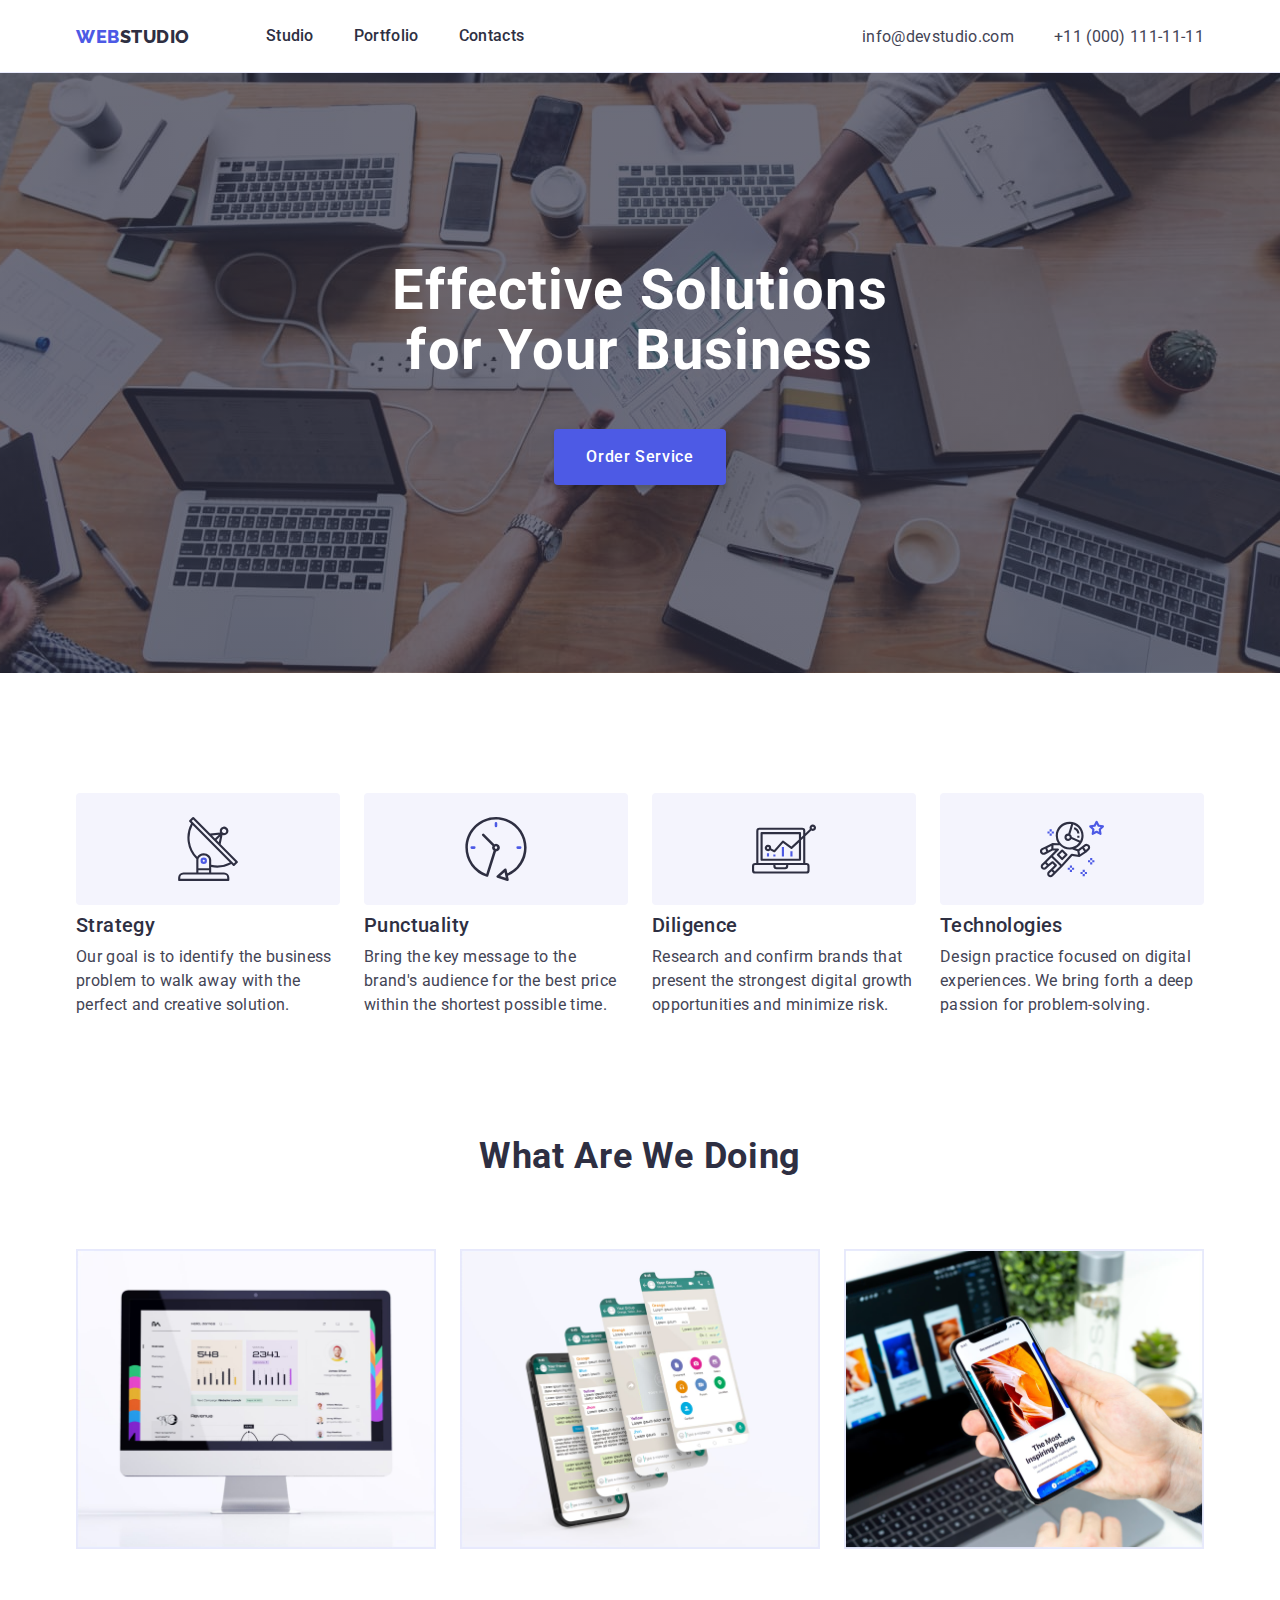
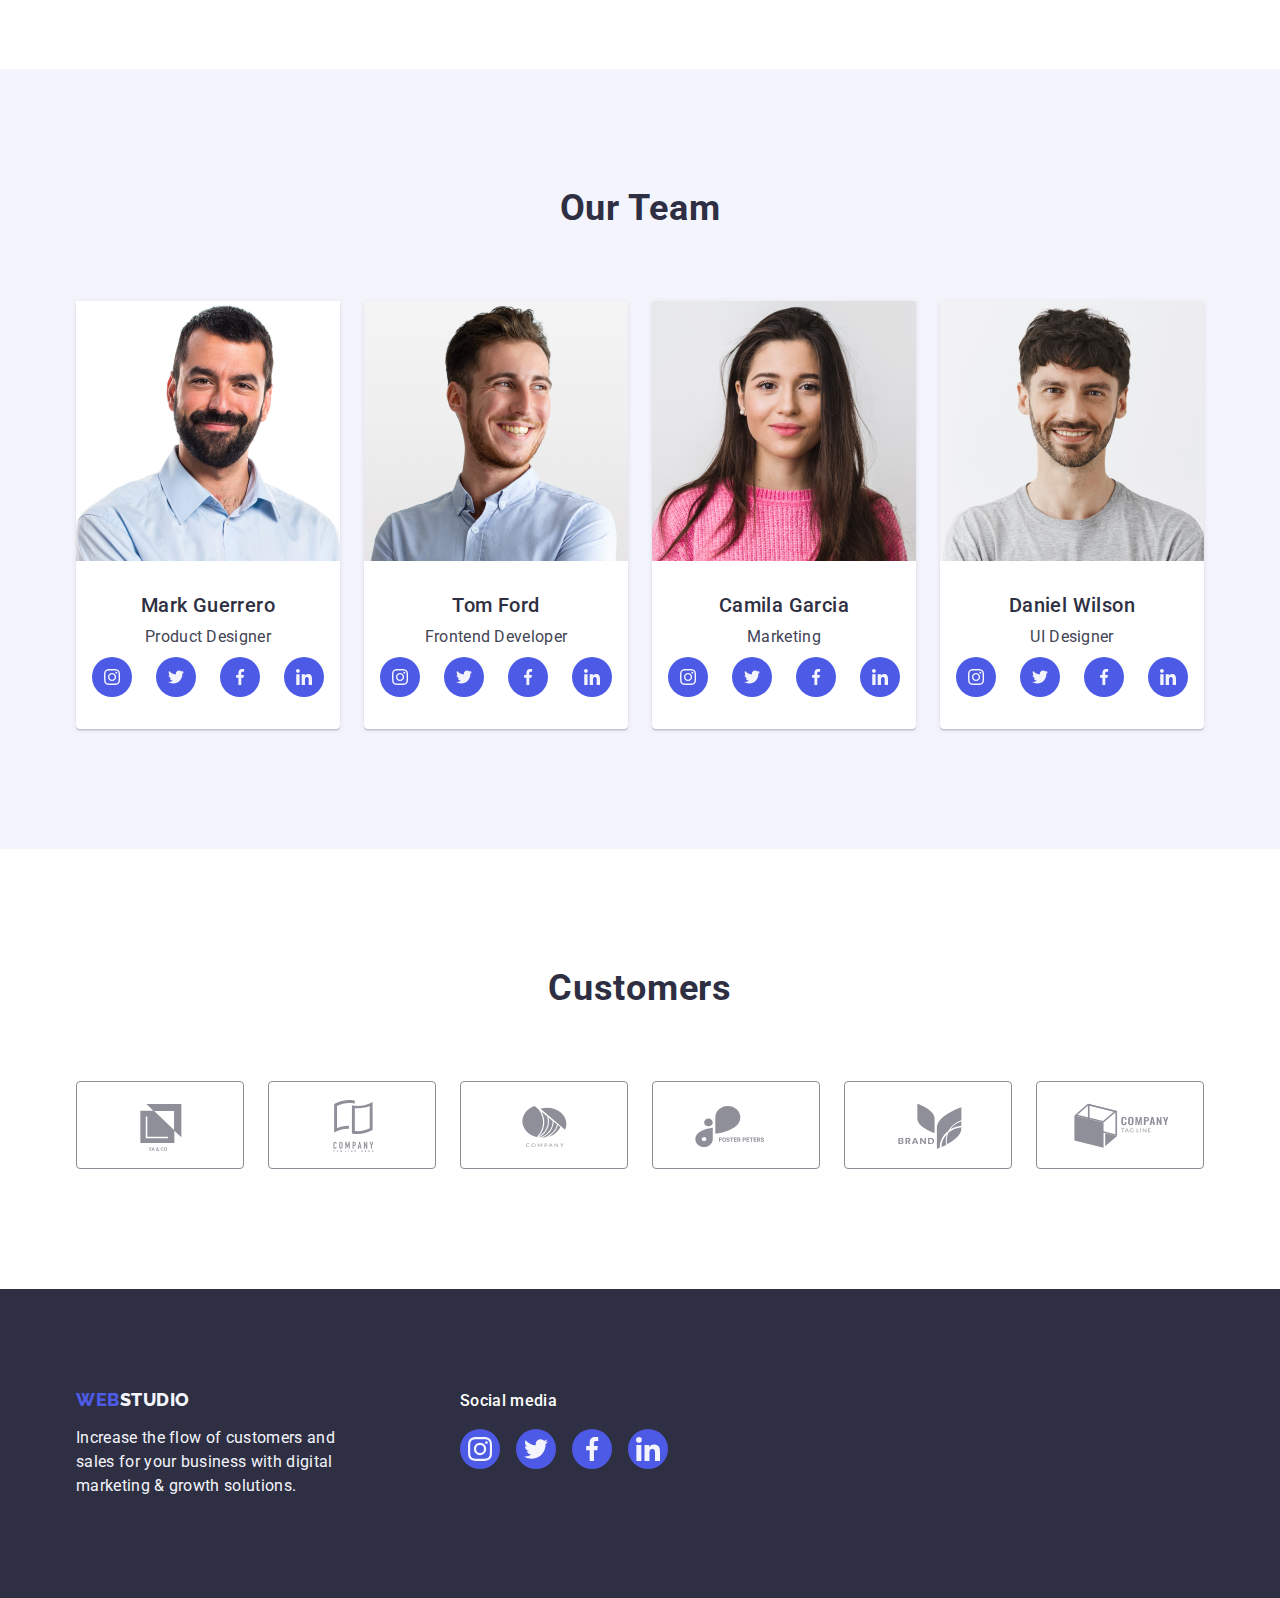
<file: index.html>
<!DOCTYPE html>
<html lang="en">
  <head>
    <meta charset="UTF-8" />
    <meta http-equiv="X-UA-Compatible" content="IE=edge" />
    <meta name="viewport" content="width=device-width, initial-scale=1.0" />
    <title>Web Studio</title>

    <!-- Modern normalize -->
    <link
      href="
https://cdn.jsdelivr.net/npm/modern-normalize@1.1.0/modern-normalize.min.css"
      rel="stylesheet"
    />

    <!-- Fonts -->
    <link rel="preconnect" href="https://fonts.googleapis.com" />
    <link rel="preconnect" href="https://fonts.gstatic.com" crossorigin />
    <link
      href="https://fonts.googleapis.com/css2?family=Raleway:wght@800&family=Roboto:wght@400;500;700&display=swap"
      rel="stylesheet"
    />

    <!-- CSS Styles -->
    <link rel="stylesheet" href="./css/styles.css" />
  </head>
  <body>
    <header class="header">
      <div class="container header-container">
        <nav class="nav">
          <a href="./index.html" class="logo link"
            >Web<span class="logo-light-theme">Studio</span></a
          >
          <ul class="list menu">
            <li class="menu-item">
              <a href="./index.html" class="menu-link link">Studio</a>
            </li>
            <li class="menu-item">
              <a href="./portfolio.html" class="menu-link link">Portfolio</a>
            </li>
            <li class="menu-item">
              <a href="" class="menu-link link">Contacts</a>
            </li>
          </ul>
        </nav>

        <address class="address">
          <ul class="list">
            <li class="contact-item">
              <a href="mailto:info@devstudio.com" class="contact-link link"
                >info@devstudio.com</a
              >
            </li>
            <li class="contact-item">
              <a href="tel:+110001111111" class="contact-link link"
                >+11 (000) 111-11-11</a
              >
            </li>
          </ul>
        </address>
      </div>
    </header>

    <main>
      <!-- Hero -->
      <section class="hero-section section">
        <div class="container">
          <h1 class="hero-text">Effective Solutions for Your Business</h1>
          <button type="button" class="order-btn btn">Order Service</button>
        </div>
      </section>

      <!-- Advantages -->
      <section class="section">
        <div class="container">
          <h2 class="visually-hidden section-name">Advantages</h2>

          <ul class="list advantages-list">
            <li class="grid">
              <div class="advantages-icon-container">
                <svg class="advantages-icon" width="64" height="64">
                  <use href="./images/icon.svg#icon-antenna"></use>
                </svg>
              </div>
              <h3 class="list-item-title">Strategy</h3>
              <p class="list-item-dscr">
                Our goal is to identify the business problem to walk away with
                the perfect and creative solution.
              </p>
            </li>

            <li class="grid">
              <div class="advantages-icon-container">
                <svg class="advantages-icon" width="64" height="64">
                  <use href="./images/icon.svg#icon-clock"></use>
                </svg>
              </div>
              <h3 class="list-item-title">Punctuality</h3>
              <p class="list-item-dscr">
                Bring the key message to the brand's audience for the best price
                within the shortest possible time.
              </p>
            </li>

            <li class="grid">
              <div class="advantages-icon-container">
                <svg class="advantages-icon" width="64" height="64">
                  <use href="./images/icon.svg#icon-diagram"></use>
                </svg>
              </div>
              <h3 class="list-item-title">Diligence</h3>
              <p class="list-item-dscr">
                Research and confirm brands that present the strongest digital
                growth opportunities and minimize risk.
              </p>
            </li>

            <li class="grid">
              <div class="advantages-icon-container">
                <svg class="advantages-icon" width="64" height="64">
                  <use href="./images/icon.svg#icon-astronaut"></use>
                </svg>
              </div>
              <h3 class="list-item-title">Technologies</h3>
              <p class="list-item-dscr">
                Design practice focused on digital experiences. We bring forth a
                deep passion for problem-solving.
              </p>
            </li>
          </ul>
        </div>
      </section>

      <!-- What are we doing -->
      <section class="section what-are-we-doing-section">
        <div class="container">
          <h2 class="section-name">What are we doing</h2>

          <ul class="list">
            <li class="grid">
              <img
                class="what-are-we-doing-img"
                src="./images/what-are-we-doing/img1.jpg"
                alt="Web page on a computer"
                width="360"
                height="300"
              />
            </li>

            <li class="grid">
              <img
                class="what-are-we-doing-img"
                src="./images/what-are-we-doing/img2.jpg"
                alt="Messenger on the smartphone"
                width="360"
                height="300"
              />
            </li>

            <li class="grid">
              <img
                class="what-are-we-doing-img"
                src="./images/what-are-we-doing/img3.jpg"
                alt="The hand holds the phone."
                width="360"
                height="300"
              />
            </li>
          </ul>
        </div>
      </section>

      <!-- Our Team -->
      <section class="team-section section">
        <div class="container">
          <h2 class="section-name">Our Team</h2>

          <ul class="list">
            <li class="team-card grid">
              <img
                src="./images/team/mark-guerrero.jpg"
                alt="Mark Guerrero"
                width="264"
                height="260"
              />
              <div class="card-text">
                <h3 class="list-item-title">Mark Guerrero</h3>
                <p class="job-title">Product Designer</p>
                <ul class="media-list list">
                  <li class="media-container">
                    <a
                      class="media-link"
                      href="https://www.instagram.com"
                      target="_blank"
                      rel="noreferrer noopener"
                    >
                      <svg class="media-icon" width="16" height="16">
                        <use href="./images/icon.svg#icon-instagram"></use>
                      </svg>
                    </a>
                  </li>
                  <li class="media-container">
                    <a
                      class="media-link"
                      href="https://twitter.com"
                      target="_blank"
                      rel="noreferrer noopener"
                    >
                      <svg class="media-icon" width="16" height="16">
                        <use href="./images/icon.svg#icon-twitter"></use>
                      </svg>
                    </a>
                  </li>
                  <li class="media-container">
                    <a
                      class="media-link"
                      href="https://www.facebook.com"
                      target="_blank"
                      rel="noreferrer noopener"
                    >
                      <svg class="media-icon" width="16" height="16">
                        <use href="./images/icon.svg#icon-facebook"></use>
                      </svg>
                    </a>
                  </li>
                  <li class="media-container">
                    <a
                      class="media-link"
                      href="https://www.linkedin.com"
                      target="_blank"
                      rel="noreferrer noopener"
                    >
                      <svg class="media-icon" width="16" height="16">
                        <use href="./images/icon.svg#icon-linkedin"></use>
                      </svg>
                    </a>
                  </li>
                </ul>
              </div>
            </li>

            <li class="team-card grid">
              <img
                src="./images/team/tom-ford.jpg"
                alt="Tom Ford"
                width="264"
                height="260"
              />
              <div class="card-text">
                <h3 class="list-item-title">Tom Ford</h3>
                <p class="job-title">Frontend Developer</p>
                <ul class="media-list list">
                  <li class="media-container">
                    <a
                      class="media-link"
                      href="https://www.instagram.com"
                      target="_blank"
                      rel="noreferrer noopener"
                    >
                      <svg class="media-icon" width="16" height="16">
                        <use href="./images/icon.svg#icon-instagram"></use>
                      </svg>
                    </a>
                  </li>
                  <li class="media-container">
                    <a
                      class="media-link"
                      href="https://twitter.com"
                      target="_blank"
                      rel="noreferrer noopener"
                    >
                      <svg class="media-icon" width="16" height="16">
                        <use href="./images/icon.svg#icon-twitter"></use>
                      </svg>
                    </a>
                  </li>
                  <li class="media-container">
                    <a
                      class="media-link"
                      href="https://www.facebook.com"
                      target="_blank"
                      rel="noreferrer noopener"
                    >
                      <svg class="media-icon" width="16" height="16">
                        <use href="./images/icon.svg#icon-facebook"></use>
                      </svg>
                    </a>
                  </li>
                  <li class="media-container">
                    <a
                      class="media-link"
                      href="https://www.linkedin.com"
                      target="_blank"
                      rel="noreferrer noopener"
                    >
                      <svg class="media-icon" width="16" height="16">
                        <use href="./images/icon.svg#icon-linkedin"></use>
                      </svg>
                    </a>
                  </li>
                </ul>
              </div>
            </li>

            <li class="team-card grid">
              <img
                src="./images/team/camila-garcia.jpg"
                alt="Camila Garcia"
                width="264"
                height="260"
              />
              <div class="card-text">
                <h3 class="list-item-title">Camila Garcia</h3>
                <p class="job-title">Marketing</p>
                <ul class="media-list list">
                  <li class="media-container">
                    <a
                      class="media-link"
                      href="https://www.instagram.com"
                      target="_blank"
                      rel="noreferrer noopener"
                    >
                      <svg class="media-icon" width="16" height="16">
                        <use href="./images/icon.svg#icon-instagram"></use>
                      </svg>
                    </a>
                  </li>
                  <li class="media-container">
                    <a
                      class="media-link"
                      href="https://twitter.com"
                      target="_blank"
                      rel="noreferrer noopener"
                    >
                      <svg class="media-icon" width="16" height="16">
                        <use href="./images/icon.svg#icon-twitter"></use>
                      </svg>
                    </a>
                  </li>
                  <li class="media-container">
                    <a
                      class="media-link"
                      href="https://www.facebook.com"
                      target="_blank"
                      rel="noreferrer noopener"
                    >
                      <svg class="media-icon" width="16" height="16">
                        <use href="./images/icon.svg#icon-facebook"></use>
                      </svg>
                    </a>
                  </li>
                  <li class="media-container">
                    <a
                      class="media-link"
                      href="https://www.linkedin.com"
                      target="_blank"
                      rel="noreferrer noopener"
                    >
                      <svg class="media-icon" width="16" height="16">
                        <use href="./images/icon.svg#icon-linkedin"></use>
                      </svg>
                    </a>
                  </li>
                </ul>
              </div>
            </li>

            <li class="team-card grid">
              <img
                src="./images/team/daniel-wilson.jpg"
                alt="Daniel Wilson"
                width="264"
                height="260"
              />
              <div class="card-text">
                <h3 class="list-item-title">Daniel Wilson</h3>
                <p class="job-title">UI Designer</p>
                <ul class="media-list list">
                  <li class="media-container">
                    <a
                      class="media-link"
                      href="https://www.instagram.com"
                      target="_blank"
                      rel="noreferrer noopener"
                    >
                      <svg class="media-icon" width="16" height="16">
                        <use href="./images/icon.svg#icon-instagram"></use>
                      </svg>
                    </a>
                  </li>
                  <li class="media-container">
                    <a
                      class="media-link"
                      href="https://twitter.com"
                      target="_blank"
                      rel="noreferrer noopener"
                    >
                      <svg class="media-icon" width="16" height="16">
                        <use href="./images/icon.svg#icon-twitter"></use>
                      </svg>
                    </a>
                  </li>
                  <li class="media-container">
                    <a
                      class="media-link"
                      href="https://www.facebook.com"
                      target="_blank"
                      rel="noreferrer noopener"
                    >
                      <svg class="media-icon" width="16" height="16">
                        <use href="./images/icon.svg#icon-facebook"></use>
                      </svg>
                    </a>
                  </li>
                  <li class="media-container">
                    <a
                      class="media-link"
                      href="https://www.linkedin.com"
                      target="_blank"
                      rel="noreferrer noopener"
                    >
                      <svg class="media-icon" width="16" height="16">
                        <use href="./images/icon.svg#icon-linkedin"></use>
                      </svg>
                    </a>
                  </li>
                </ul>
              </div>
            </li>
          </ul>
        </div>
      </section>

      <!-- Customers -->
      <section class="section">
        <div class="container">
          <h2 class="section-name customer-section-title">Customers</h2>
          <ul class="customer-logo list">
            <li class="customer-logo-container">
              <a
                class="customer-logo-link"
                href=""
                target="_blank"
                rel="noreferrer noopener"
              >
                <svg class="customer-icon" width="104" height="56">
                  <use href="./images/icon.svg#icon-logo1"></use>
                </svg>
              </a>
            </li>
            <li class="customer-logo-container">
              <a
                class="customer-logo-link"
                href=""
                target="_blank"
                rel="noreferrer noopener"
              >
                <svg class="customer-icon" width="104" height="56">
                  <use href="./images/icon.svg#icon-logo2"></use>
                </svg>
              </a>
            </li>
            <li class="customer-logo-container">
              <a
                class="customer-logo-link"
                href=""
                target="_blank"
                rel="noreferrer noopener"
              >
                <svg class="customer-icon" width="104" height="56">
                  <use href="./images/icon.svg#icon-logo3"></use>
                </svg>
              </a>
            </li>
            <li class="customer-logo-container">
              <a
                class="customer-logo-link"
                href=""
                target="_blank"
                rel="noreferrer noopener"
              >
                <svg class="customer-icon" width="104" height="56">
                  <use href="./images/icon.svg#icon-logo4"></use>
                </svg>
              </a>
            </li>
            <li class="customer-logo-container">
              <a
                class="customer-logo-link"
                href=""
                target="_blank"
                rel="noreferrer noopener"
              >
                <svg class="customer-icon" width="104" height="56">
                  <use href="./images/icon.svg#icon-logo5"></use>
                </svg>
              </a>
            </li>
            <li class="customer-logo-container">
              <a
                class="customer-logo-link"
                href=""
                target="_blank"
                rel="noreferrer noopener"
              >
                <svg class="customer-icon" width="104" height="56">
                  <use href="./images/icon.svg#icon-logo6"></use>
                </svg>
              </a>
            </li>
          </ul>
        </div>
      </section>
    </main>

    <footer class="footer">
      <div class="container">
        <div class="footer-text">
          <a href="./index.html" class="logo link"
            >Web<span class="logo-dark-theme">Studio</span></a
          >

          <p class="footer-text">
            Increase the flow of customers and sales for your business with
            digital marketing & growth solutions.
          </p>
        </div>
        <div class="social-media-container">
          <p class="media-title">Social media</p>
          <ul class="media-list list">
            <li class="media-container">
              <a
                class="media-link"
                href="https://www.instagram.com"
                target="_blank"
                rel="noreferrer noopener"
              >
                <svg class="media-icon" width="24" height="24">
                  <use href="./images/icon.svg#icon-instagram"></use>
                </svg>
              </a>
            </li>
            <li class="media-container">
              <a
                class="media-link"
                href="https://twitter.com"
                target="_blank"
                rel="noreferrer noopener"
              >
                <svg class="media-icon" width="24" height="24">
                  <use href="./images/icon.svg#icon-twitter"></use>
                </svg>
              </a>
            </li>
            <li class="media-container">
              <a
                class="media-link"
                href="https://www.facebook.com"
                target="_blank"
                rel="noreferrer noopener"
              >
                <svg class="media-icon" width="24" height="24">
                  <use href="./images/icon.svg#icon-facebook"></use>
                </svg>
              </a>
            </li>
            <li class="media-container">
              <a
                class="media-link"
                href="https://www.linkedin.com"
                target="_blank"
                rel="noreferrer noopener"
              >
                <svg class="media-icon" width="24" height="24">
                  <use href="./images/icon.svg#icon-linkedin"></use>
                </svg>
              </a>
            </li>
          </ul>
        </div>
      </div>
    </footer>
  </body>
</html>
</file>
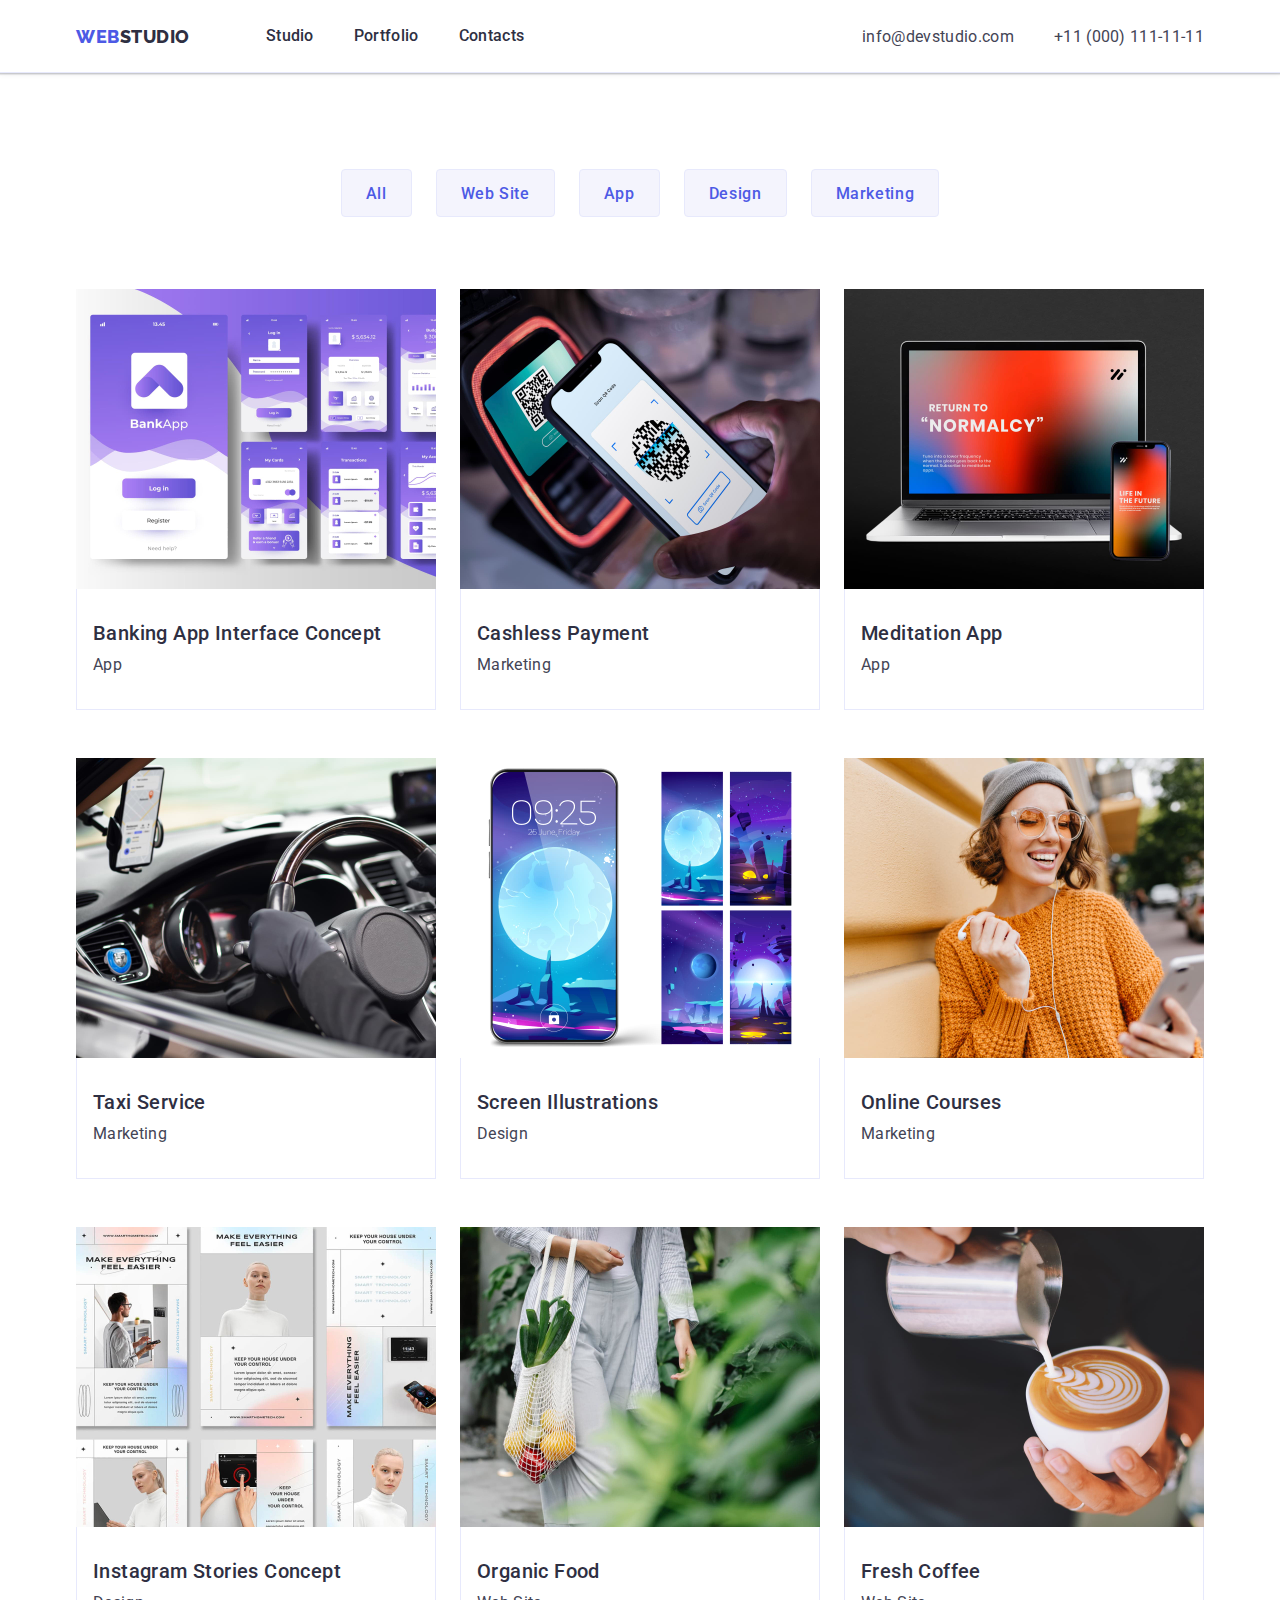
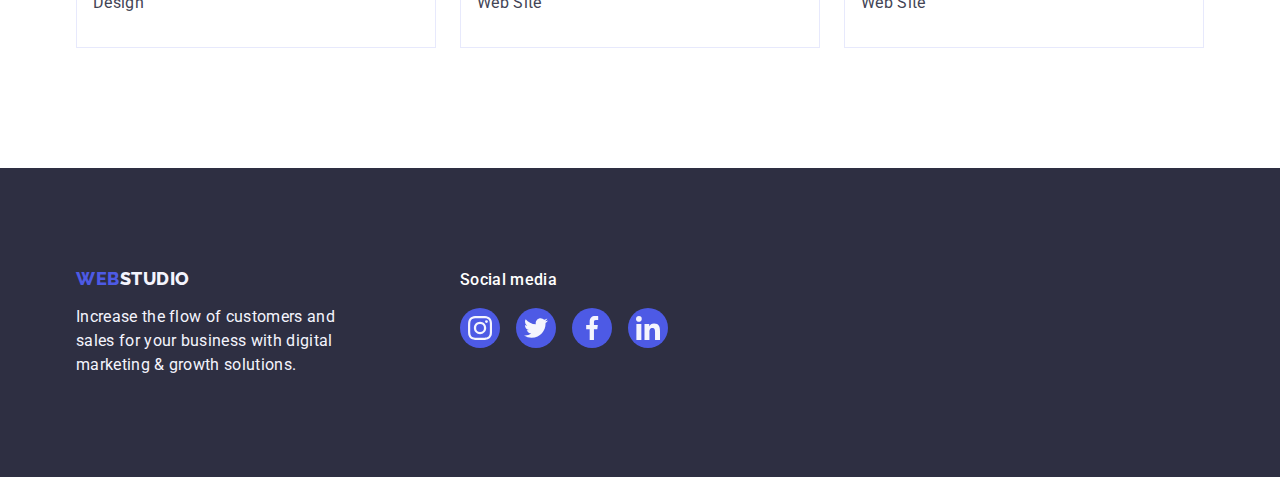
<file: portfolio.html>
<!DOCTYPE html>
<html lang="en">
  <head>
    <meta charset="UTF-8" />
    <meta http-equiv="X-UA-Compatible" content="IE=edge" />
    <meta name="viewport" content="width=device-width, initial-scale=1.0" />
    <title>Web Studio - Portfolio</title>
    <!-- Modern normalize -->
    <link
      href="
https://cdn.jsdelivr.net/npm/modern-normalize@1.1.0/modern-normalize.min.css"
      rel="stylesheet"
    />

    <!-- Fonts -->
    <link rel="preconnect" href="https://fonts.googleapis.com" />
    <link rel="preconnect" href="https://fonts.gstatic.com" crossorigin />
    <link
      href="https://fonts.googleapis.com/css2?family=Raleway:wght@800&family=Roboto:wght@400;500;700&display=swap"
      rel="stylesheet"
    />

    <!-- CSS Styles -->
    <link rel="stylesheet" href="./css/styles.css" />
  </head>
  <body>
    <header class="header">
      <div class="container header-container">
        <nav class="nav">
          <a href="./index.html" class="logo link"
            >Web<span class="logo-light-theme">Studio</span></a
          >
          <ul class="list menu">
            <li class="menu-item">
              <a href="./index.html" class="menu-link link">Studio</a>
            </li>
            <li class="menu-item">
              <a href="./portfolio.html" class="menu-link link">Portfolio</a>
            </li>
            <li class="menu-item">
              <a href="" class="menu-link link">Contacts</a>
            </li>
          </ul>
        </nav>

        <address class="address">
          <ul class="list">
            <li class="contact-item">
              <a href="mailto:info@devstudio.com" class="contact-link link"
                >info@devstudio.com</a
              >
            </li>
            <li class="contact-item">
              <a href="tel:+110001111111" class="contact-link link"
                >+11 (000) 111-11-11</a
              >
            </li>
          </ul>
        </address>
      </div>
    </header>

    <main>
      <section class="section portfolio-section">
        <div class="container">
          <h1 class="visually-hidden">Portfolio</h1>
          <ul class="list filter">
            <li>
              <button type="button" class="btn filter-btn">All</button>
            </li>
            <li>
              <button type="button" class="btn filter-btn">Web Site</button>
            </li>
            <li><button type="button" class="btn filter-btn">App</button></li>
            <li>
              <button type="button" class="btn filter-btn">Design</button>
            </li>
            <li>
              <button type="button" class="btn filter-btn">Marketing</button>
            </li>
          </ul>
          <ul class="list portfolio-list">
            <li class="grid portfolio-card">
              <a class="link portfolio-card-link" href="">
                <img
                  src="./images/portfolio/img-1.jpg"
                  alt="Banking App Interface Concept"
                  width="360"
                  height="300"
                />
                <div class="portfolio-card-text">
                  <h2 class="portfolio-card-title">
                    Banking App Interface Concept
                  </h2>
                  <p class="portfolio-card-dscr">App</p>
                </div></a
              >
            </li>
            <li class="grid portfolio-card">
              <a class="link portfolio-card-link" href="">
                <img
                  src="./images/portfolio/img-2.jpg"
                  alt="Cashless Payment"
                  width="360"
                  height="300"
                />
                <div class="portfolio-card-text">
                  <h2 class="portfolio-card-title">Cashless Payment</h2>
                  <p class="portfolio-card-dscr">Marketing</p>
                </div>
              </a>
            </li>
            <li class="grid portfolio-card">
              <a class="link portfolio-card-link" href="">
                <img
                  src="./images/portfolio/img-3.jpg"
                  alt="Meditation App"
                  width="360"
                  height="300"
                />
                <div class="portfolio-card-text">
                  <h2 class="portfolio-card-title">Meditation App</h2>
                  <p class="portfolio-card-dscr">App</p>
                </div>
              </a>
            </li>
            <li class="grid portfolio-card">
              <a class="link portfolio-card-link" href="">
                <img
                  src="./images/portfolio/img-4.jpg"
                  alt="Taxi Service"
                  width="360"
                  height="300"
                />
                <div class="portfolio-card-text">
                  <h2 class="portfolio-card-title">Taxi Service</h2>
                  <p class="portfolio-card-dscr">Marketing</p>
                </div>
              </a>
            </li>
            <li class="grid portfolio-card">
              <a class="link portfolio-card-link" href="">
                <img
                  src="./images/portfolio/img-5.jpg"
                  alt="Screen Illustrations"
                  width="360"
                  height="300"
                />
                <div class="portfolio-card-text">
                  <h2 class="portfolio-card-title">Screen Illustrations</h2>
                  <p class="portfolio-card-dscr">Design</p>
                </div>
              </a>
            </li>
            <li class="grid portfolio-card">
              <a class="link portfolio-card-link" href="">
                <img
                  src="./images/portfolio/img-6.jpg"
                  alt="Online Courses"
                  width="360"
                  height="300"
                />
                <div class="portfolio-card-text">
                  <h2 class="portfolio-card-title">Online Courses</h2>
                  <p class="portfolio-card-dscr">Marketing</p>
                </div>
              </a>
            </li>
            <li class="grid portfolio-card">
              <a class="link portfolio-card-link" href="">
                <img
                  src="./images/portfolio/img-7.jpg"
                  alt="Instagram Stories Concept"
                  width="360"
                  height="300"
                />
                <div class="portfolio-card-text">
                  <h2 class="portfolio-card-title">
                    Instagram Stories Concept
                  </h2>
                  <p class="portfolio-card-dscr">Design</p>
                </div></a
              >
            </li>
            <li class="grid portfolio-card">
              <a class="link portfolio-card-link" href="">
                <img
                  src="./images/portfolio/img-8.jpg"
                  alt="Organic Food"
                  width="360"
                  height="300"
                />
                <div class="portfolio-card-text">
                  <h2 class="portfolio-card-title">Organic Food</h2>
                  <p class="portfolio-card-dscr">Web Site</p>
                </div></a
              >
            </li>
            <li class="grid portfolio-card">
              <a class="link portfolio-card-link" href="">
                <img
                  src="./images/portfolio/img-9.jpg"
                  alt="Fresh Coffee"
                  width="360"
                  height="300"
                />
                <div class="portfolio-card-text">
                  <h2 class="portfolio-card-title">Fresh Coffee</h2>
                  <p class="portfolio-card-dscr">Web Site</p>
                </div>
              </a>
            </li>
          </ul>
        </div>
      </section>
    </main>

    <footer class="footer">
      <div class="container">
        <div class="footer-text">
          <a href="./index.html" class="logo link"
            >Web<span class="logo-dark-theme">Studio</span></a
          >

          <p class="footer-text">
            Increase the flow of customers and sales for your business with
            digital marketing & growth solutions.
          </p>
        </div>
        <div class="social-media-container">
          <p class="media-title">Social media</p>
          <ul class="media-list list">
            <li class="media-container">
              <a
                class="media-link"
                href="https://www.instagram.com"
                target="_blank"
                rel="noreferrer noopener"
              >
                <svg class="media-icon" width="24" height="24">
                  <use href="./images/icon.svg#icon-instagram"></use>
                </svg>
              </a>
            </li>
            <li class="media-container">
              <a
                class="media-link"
                href="https://twitter.com"
                target="_blank"
                rel="noreferrer noopener"
              >
                <svg class="media-icon" width="24" height="24">
                  <use href="./images/icon.svg#icon-twitter"></use>
                </svg>
              </a>
            </li>
            <li class="media-container">
              <a
                class="media-link"
                href="https://www.facebook.com"
                target="_blank"
                rel="noreferrer noopener"
              >
                <svg class="media-icon" width="24" height="24">
                  <use href="./images/icon.svg#icon-facebook"></use>
                </svg>
              </a>
            </li>
            <li class="media-container">
              <a
                class="media-link"
                href="https://www.linkedin.com"
                target="_blank"
                rel="noreferrer noopener"
              >
                <svg class="media-icon" width="24" height="24">
                  <use href="./images/icon.svg#icon-linkedin"></use>
                </svg>
              </a>
            </li>
          </ul>
        </div>
      </div>
    </footer>
  </body>
</html>
</file>
<file: css/styles.css>
:root {
  --main-font-family: "Roboto", sans-serif;
  --main-font-size: 16px;

  --logo-font-family: "Raleway", sans-serif;

  --dark-color: #2e2f42;
  --text-color: #434455;
  --primary-brand-color: #4d5ae5;
  --pressed-state-color: #404bbf;
  --light-color: #f4f4fd;
  --white-bg-color: #ffffff;
  --success-color: #31d0aa;
  --subtitle-text: #8e8f99;
  --accent-color: #e7e9fc;
  --modal-overlay-color: #2e2f42;
  --hero-bg-color: #2e2f42;
  --modal-bg-color: #fcfcfc;

  --distance: 24px;
  --item-in-row: 4;
}

/* ======= RESET STYLES ======= */

.link {
  text-decoration: none;
}

.list {
  list-style-type: none;
  margin: 0;
  padding: 0;
}

h1,
h2,
h3,
h4,
h5,
h6,
p {
  margin: 0;
}

/* ======= BASE STYLES ======= */

body {
  font-family: var(--main-font-family);
  font-size: var(--main-font-size);

  background-color: var(--white-bg-color);
  color: var(--text-color);
}

img {
  display: block;
  max-width: 100%;
  height: auto;
}

.visually-hidden {
  position: absolute;
  width: 1px;
  height: 1px;
  margin: -1px;
  border: 0;
  padding: 0;

  white-space: nowrap;
  clip-path: inset(100%);
  clip: rect(0 0 0 0);
  overflow: hidden;
}

/* ======= COMPONENT STYLES ======= */

.logo {
  display: block;

  font-family: var(--logo-font-family);
  font-weight: 800;
  font-size: 18px;
  line-height: 1.17;
  letter-spacing: 0.03em;
  text-transform: uppercase;

  color: var(--primary-brand-color);
}

.section-name {
  margin-bottom: 72px;

  font-weight: 700;
  font-size: 36px;
  line-height: 1.11;
  letter-spacing: 0.02em;
  text-align: center;
  text-transform: capitalize;

  color: var(--dark-color);
}

.logo-light-theme {
  color: var(--dark-color);
}

.logo-dark-theme {
  color: var(--light-color);
}

.menu-link:hover,
.menu-link:focus,
.contact-link:hover,
.contact-link:focus {
  color: var(--pressed-state-color);
}

.btn {
  cursor: pointer;
  display: block;

  font-family: "Roboto", sans-serif;
  font-size: 16px;
  line-height: 1.5;
  letter-spacing: 0.04em;
  border-radius: 4px;
}

.list-item-title {
  font-weight: 500;
  font-size: 20px;
  line-height: 1.2;
  letter-spacing: 0.02em;

  color: var(--dark-color);
}

.container {
  max-width: 1158px;
  margin: 0 auto;
  padding: 0 15px;

  /* outline: 2px solid red; */
}

.section {
  padding-top: 120px;
  padding-bottom: 120px;
}

.grid {
  width: calc(
    (100% - var(--distance) * (var(--item-in-row) - 1)) / var(--item-in-row)
  );
}

.media-list {
  display: flex;
  flex-wrap: wrap;
  justify-content: center;
}

.media-container {
  display: flex;
  justify-content: center;
  align-items: center;
}

.media-link {
  display: flex;
  justify-content: center;
  align-items: center;
  width: 40px;
  height: 40px;
  border-radius: 50% 50%;

  background-color: var(--primary-brand-color);
}

.media-icon {
  fill: var(--light-color);
}
/* ======= HEADER STYLES ======= */

.menu-link {
  display: block;
  padding: 24px 0 24px;

  font-weight: 500;
  line-height: 1.5;
  letter-spacing: 0.02em;

  color: var(--dark-color);
}

.contact-link {
  display: block;
  padding: 24px 0 23px;

  color: inherit;
  line-height: 1.5;
  letter-spacing: 0.02em;
}

.address {
  font-style: normal;
}

.address > .list {
  display: flex;
}

.header {
  border-bottom: 1px solid var(--accent-color);

  box-shadow: 0px 2px 1px rgba(46, 47, 66, 0.08),
    0px 1px 1px rgba(46, 47, 66, 0.16), 0px 1px 6px rgba(46, 47, 66, 0.08);
}

.header-container {
  display: flex;
  justify-content: space-between;
  align-items: center;
}

.nav {
  display: flex;
  align-items: center;
}

.menu {
  display: flex;
  gap: 40px;
}

.nav > .logo {
  padding: 24px 0 23px;
  margin-right: 76px;
}

.address .list {
  gap: 40px;
}

/* ======= HERO SECTION STYLES ======= */

.hero-section {
  padding-top: 188px;
  padding-bottom: 188px;
  margin-left: auto;
  margin-right: auto;

  max-width: 1440px;

  background-color: var(--dark-color);
  background-image: linear-gradient(
      rgba(46, 47, 66, 0.7),
      rgba(46, 47, 66, 0.7)
    ),
    url("../images/background/hero-background.jpg");

  background-repeat: no-repeat;
  background-position: center;
  background-size: cover;
}

.hero-text {
  margin: 0 auto 48px;

  max-width: 496px;
  font-weight: 700;
  font-size: 56px;
  line-height: 1.07;
  letter-spacing: 0.02em;
  text-align: center;

  color: var(--white-bg-color);
}

.order-btn {
  font-weight: 500;
  letter-spacing: 0.04em;

  margin: 0 auto;
  min-width: 169px;
  min-height: 56px;
  padding: 16px 32px;
  box-shadow: 0px 4px 4px rgba(0, 0, 0, 0.15);
  border: none;

  color: var(--white-bg-color);
  background-color: var(--primary-brand-color);
}

.order-btn:hover,
.order-btn:focus {
  background-color: var(--pressed-state-color);
}

/* ======= ADVANTAGES SECTION STYLES ======= */

.list-item-dscr {
  line-height: 1.5;
  letter-spacing: 0.02em;
}

.advantages-list {
  display: flex;
  gap: var(--distance);
}

.advantages-list .list-item-title {
  margin-bottom: 8px;
}

.advantages-icon-container {
  display: flex;
  align-items: center;
  justify-content: center;

  padding-top: 24px;
  padding-bottom: 24px;
  margin-bottom: 8px;

  background: var(--light-color);
  border-radius: 4px;
}

.advantages-icon {
  margin: 0 auto;
}

/* ======= WHAT ARE WE DOING SECTION STYLES ======= */

.what-are-we-doing-section {
  padding-top: 0;
}

.what-are-we-doing-section .list {
  --item-in-row: 3;

  display: flex;
  gap: var(--distance);
}

.what-are-we-doing-img {
  border: 1px solid var(--accent-color);
}

/* ======= TEAM SECTION STYLES ======= */

.team-section {
  background-color: var(--light-color);
}

.team-card {
  box-shadow: 0px 1px 6px rgba(46, 47, 66, 0.08),
    0px 1px 1px rgba(46, 47, 66, 0.16), 0px 2px 1px rgba(46, 47, 66, 0.08);
  border-radius: 0px 0px 4px 4px;
  background-color: var(--white-bg-color);
}

.job-title {
  margin-bottom: 8px;

  line-height: 1.5;
  letter-spacing: 0.02em;
  font-size: 16px;
}

.team-section .list {
  display: flex;
  gap: var(--distance);
}

.card-text {
  padding: 32px 0;
  text-align: center;

  border-radius: 0px 0px 4px 4px;
}

.card-text > .list-item-title {
  margin-bottom: 8px;
}

.team-section .media-list {
  gap: 24px;
}

.team-card:hover .media-link,
.media-link:focus {
  background-color: var(--pressed-state-color);
}

/* ======= CUSTOMERS SYLES ======= */

.customer-section-title {
  line-height: 1.1;
}

.customer-logo {
  display: flex;
  justify-content: center;
  flex-wrap: wrap;
  gap: 24px;
}

.customer-logo-link {
  display: flex;
  justify-content: center;
  align-items: center;

  width: 168px;
  height: 88px;

  color: var(--subtitle-text);
  border: 1px solid var(--subtitle-text);
  border-radius: 4px;
}

.customer-logo-link:hover,
.customer-logo-link:focus {
  color: var(--pressed-state-color);
  border-color: var(--pressed-state-color);
}

.customer-icon {
  fill: currentColor;
}

.customer-logo-link:hover .customer-icon,
.customer-logo-link:active .customer-icon {
  fill: var(--pressed-state-color);
}

/* ======= PORTFOLIO SECTION STYLES ======= */

.filter-btn {
  padding: 12px 24px;

  height: 48px;
  font-weight: 500;
  line-height: 1.5;
  letter-spacing: 0.04em;

  border: 1px solid var(--accent-color);
  background-color: var(--light-color);
  color: var(--primary-brand-color);
}

.filter-btn:hover,
.filter-btn:focus {
  box-shadow: 0px 3px 1px rgba(0, 0, 0, 0.1), 0px 2px 1px rgba(0, 0, 0, 0.08),
    0px 2px 2px rgba(0, 0, 0, 0.12);
  background-color: var(--pressed-state-color);
  color: var(--white-bg-color);
  border-color: transparent;
}

.portfolio-card-title {
  margin-bottom: 8px;
  font-weight: 500;
  font-size: 20px;
  line-height: 1.2;
  letter-spacing: 0.02em;

  color: var(--dark-color);
}

.portfolio-card-dscr {
  font-size: 16px;
  line-height: 1.5;
  letter-spacing: 0.02em;

  color: var(--text-color);
}

.portfolio-section {
  padding-top: 96px;
}

.filter {
  display: flex;
  gap: var(--distance);
  justify-content: center;

  margin-bottom: 72px;
}

.portfolio-list {
  display: flex;
  flex-wrap: wrap;
  column-gap: var(--distance);
  row-gap: 48px;
  justify-content: center;
}

.portfolio-card-text {
  padding: 32px 16px;

  border: 1px solid var(--accent-color);
  border-top: transparent;
}

.portfolio-card-link {
  display: block;
}

.portfolio-card-link:hover,
.portfolio-card-link:focus {
  box-shadow: 0px 1px 6px rgba(46, 47, 66, 0.08),
    0px 1px 1px rgba(46, 47, 66, 0.16), 0px 2px 1px rgba(46, 47, 66, 0.08);
}

.portfolio-card-link:hover .portfolio-card-text,
.portfolio-card-link:focus .portfolio-card-text {
  border: 1px solid var(--light-color);
  border-top: transparent;
}

.portfolio-card {
  --item-in-row: 3;
}
/* ======= FOOTER SYLES ======= */

.footer {
  padding-top: 100px;
  padding-bottom: 100px;

  background-color: var(--dark-color);
}

.footer-text {
  width: 264px;

  line-height: 1.5;
  letter-spacing: 0.02em;

  color: var(--light-color);
}

.footer .logo {
  margin-bottom: 16px;
  display: inline-block;
}

.media-title {
  margin-bottom: 16px;

  font-weight: 500;
  line-height: 1.5;
  letter-spacing: 0.02em;
  color: var(--white-bg-color);
}

.footer .container {
  display: flex;
  align-items: baseline;
  gap: 120px;
}

.footer .media-list {
  gap: 16px;
}

.footer .media-link:hover,
.footer .media-link:focus {
  background-color: var(--success-color);
}
</file>
